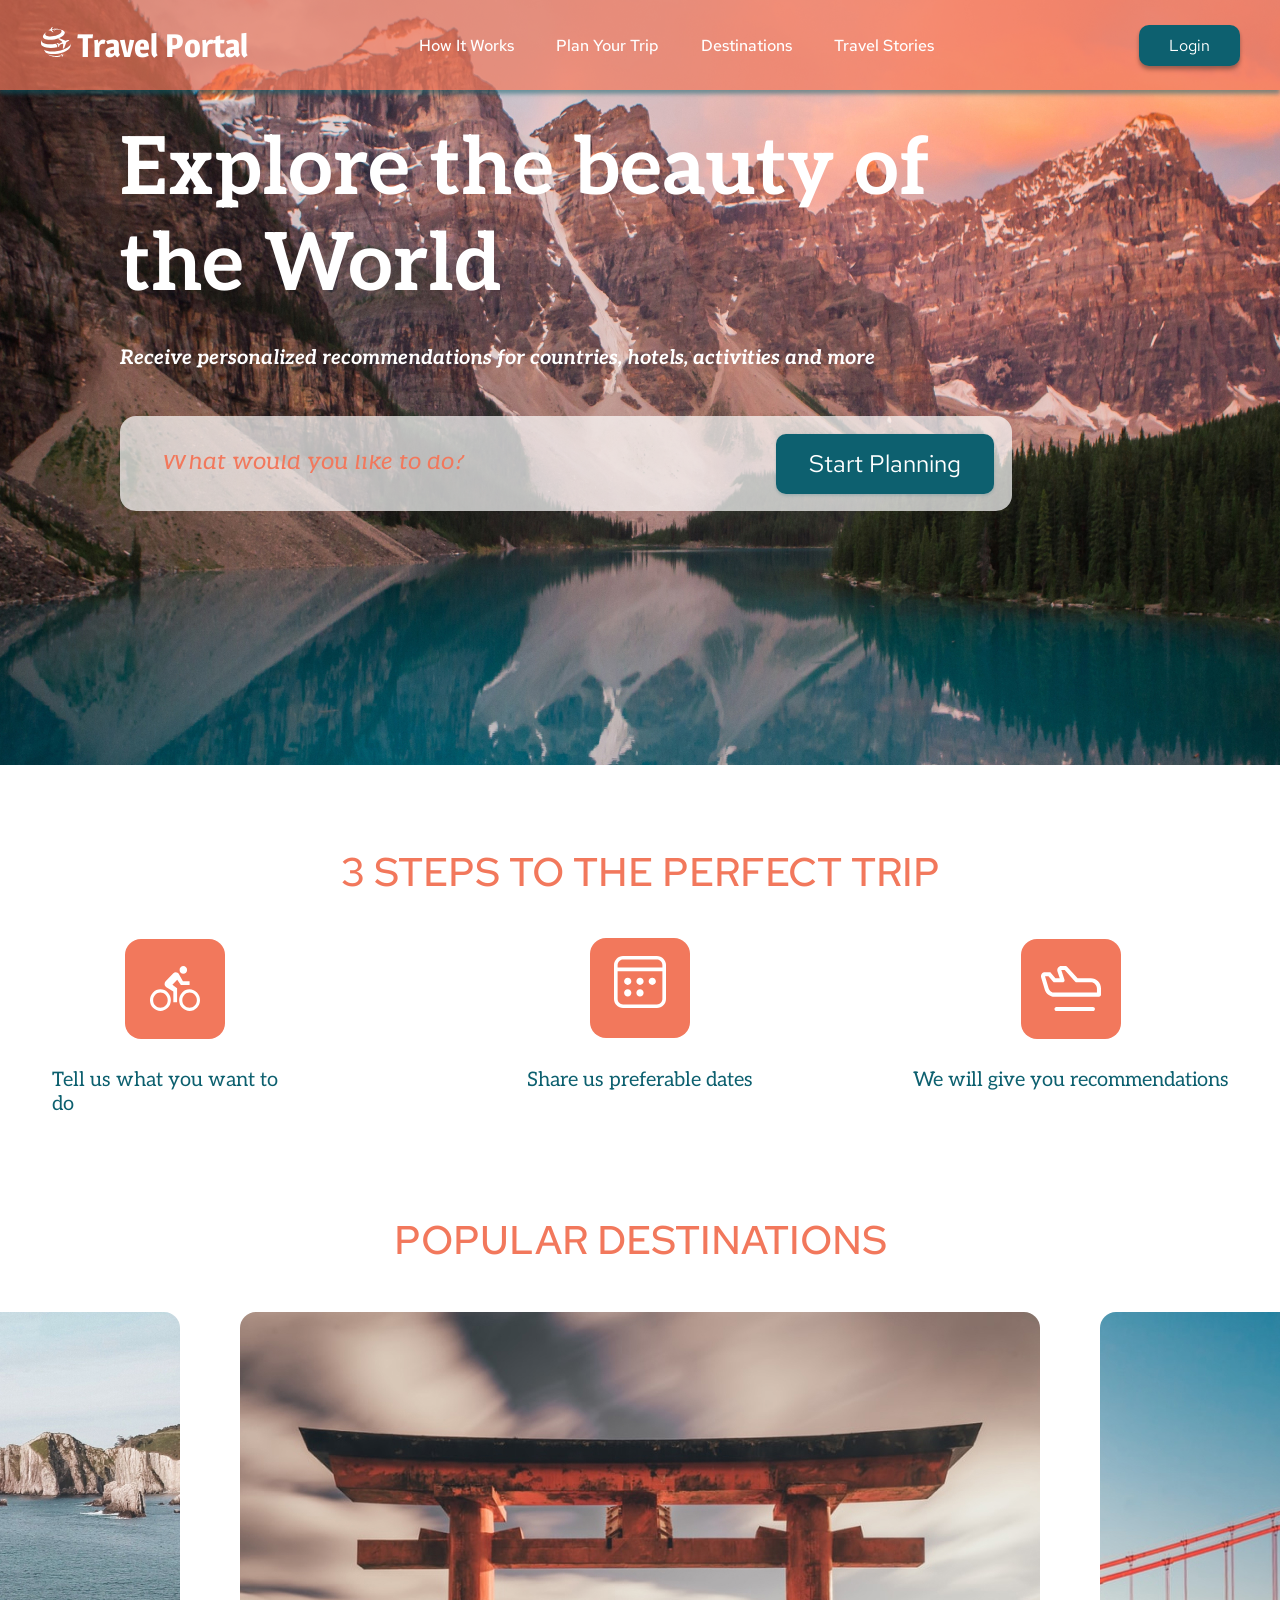
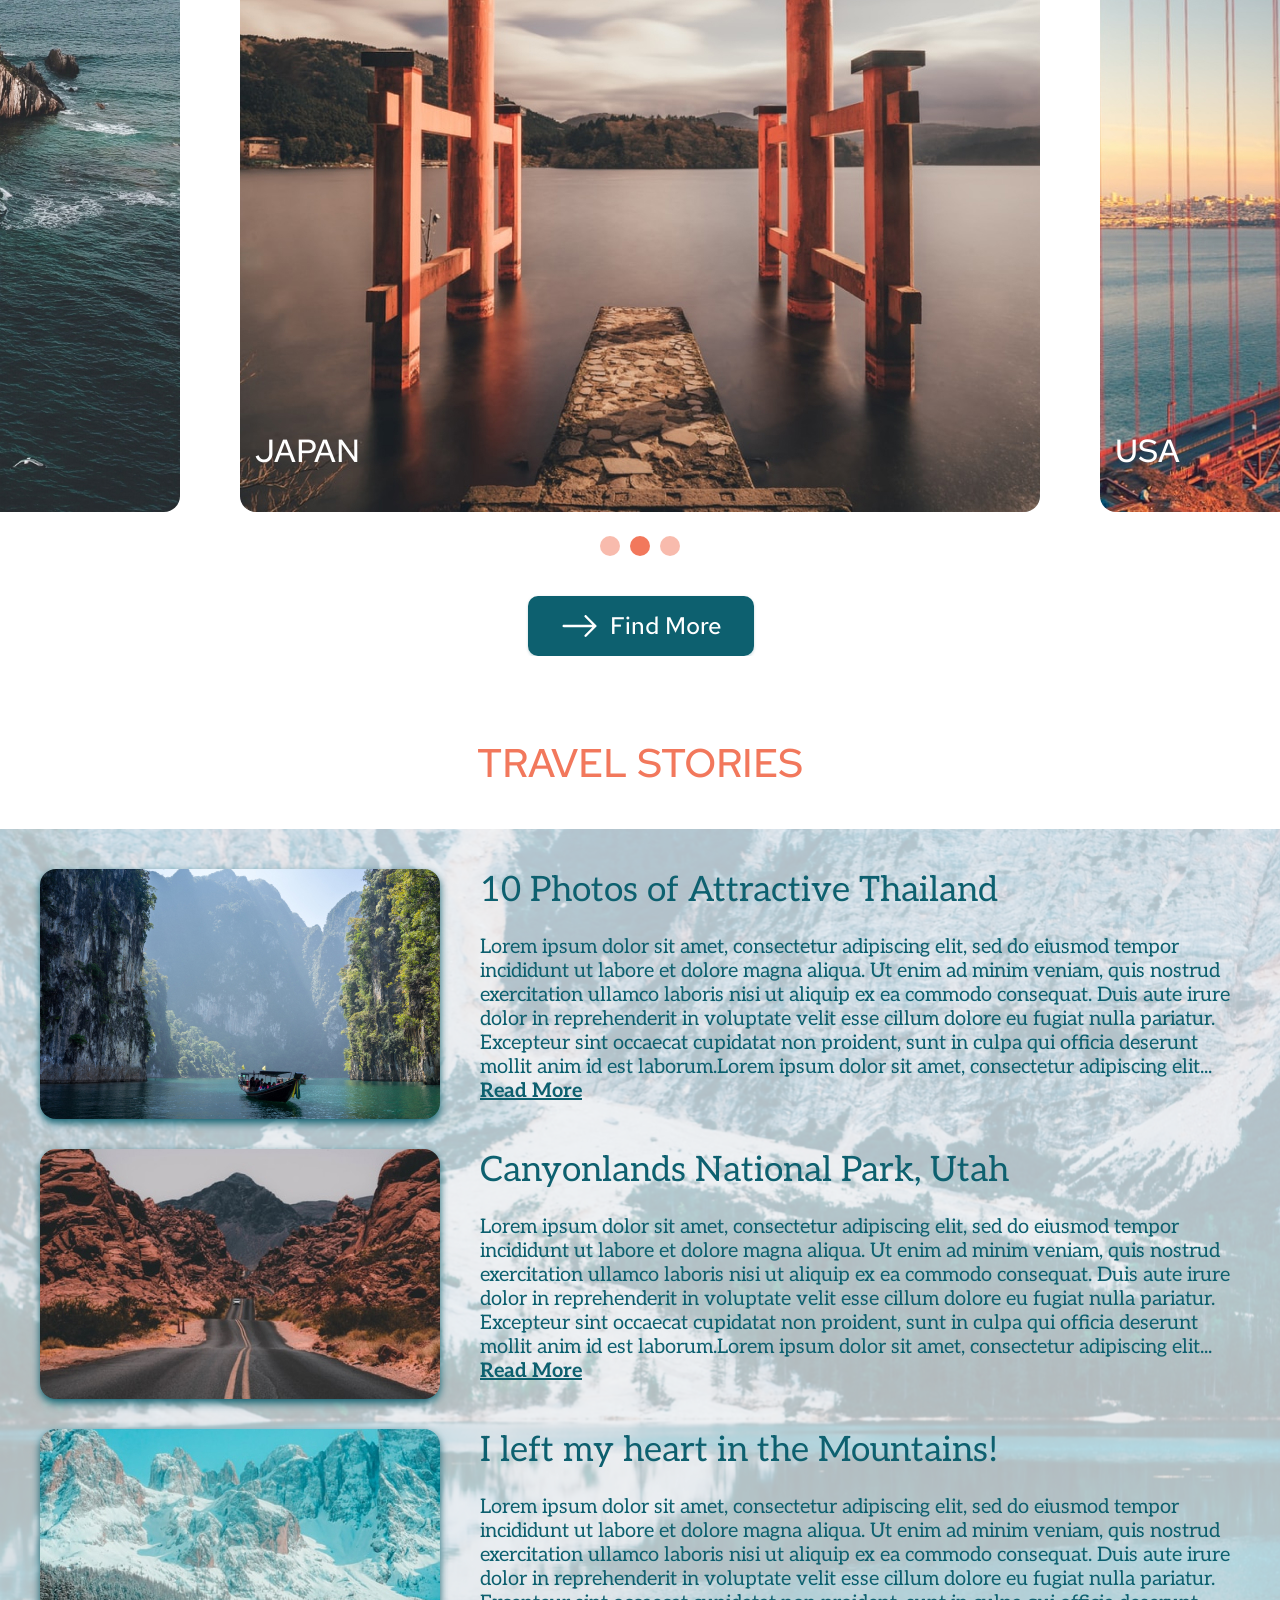
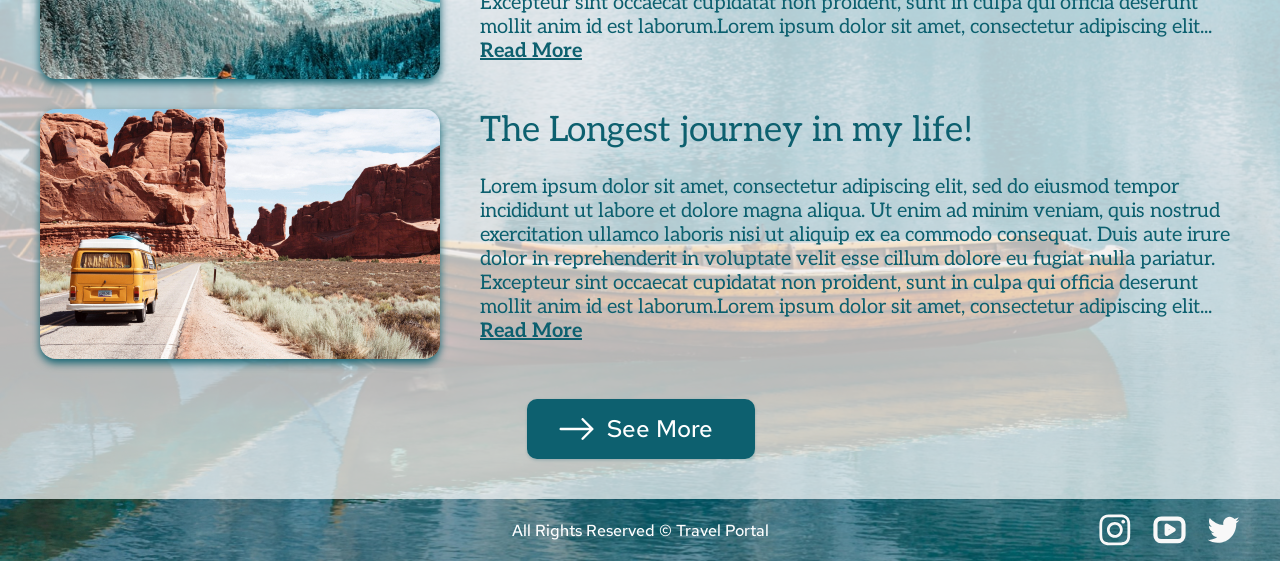
<file: index.html>
<!DOCTYPE html>
<html lang="en">
<head>
  <meta charset="UTF-8">
  <meta http-equiv="X-UA-Compatible" content="IE=edge">
  <meta name="viewport" content="width=device-width, initial-scale=1.0">
  <link rel="preconnect" href="https://fonts.googleapis.com">
  <link rel="preconnect" href="https://fonts.gstatic.com" crossorigin>
  <link href="https://fonts.googleapis.com/css2?family=Aleo:ital,wght@0,400;0,700;1,400;1,700&display=swap" rel="stylesheet"> 
  <link href="https://fonts.googleapis.com/css2?family=Red+Hat+Text:wght@400;500&display=swap" rel="stylesheet">
  <link href="https://fonts.googleapis.com/css2?family=Magra:wght@700&display=swap" rel="stylesheet">
  <link rel="stylesheet" href="style.css">
  <script src="./index.js" defer></script>
  <title>Travel Portal</title>
  <link rel="icon" type="image/x-icon" href="./assets/images/svg/favicon.svg">
</head>
<body>
  <header class="header">
    <div class="wrapper">
      <div class="header__wrapper">
        <a class="header__logo-link" href="/"><img src="./assets/images/svg/favicon.svg" alt="Travel Portal" class="header__logo"><span>Travel Portal</span></a>
        <nav class="header__nav">
          <div><img class='menu-close-button' src="./assets/images/svg/close-icon.svg" alt="Close menu button" width="30" height="30"></div>
          <ul class="header__list">
            <li class="header__item"><a href="#preview" class="header__link">How It Works</a></li>
            <li class="header__item"><a href="#steps" class="header__link">Plan Your Trip</a></li>
            <li class="header__item"><a href="#destinations" class="header__link">Destinations</a></li>
            <li class="header__item"><a href="#stories" class="header__link">Travel Stories</a></li>
            <li class="header__item"><a href="#account" class="header__link anchor-account">Account</a></li>
            <li class="header__item"><a href="#social" class="header__link anchor-social">Social Media</a></li>
          </ul>
        </nav>
        <div class="header-menu">
          <img src="./assets/images/svg/menu-icon.svg" alt="Menu button" class="menu-icon" width="35" height="32">
        </div>
        <button class="header__login-button">Login</button>
        <div class="popup-container">
          <form class="login-form" action="/">
            <h3 class="login-form__header">Log in to your account</h3>
            <button class="login-form__button button-facebook"><img class="sign-in-icon" src="./assets/images/svg/facebook-icon.svg" alt="Facebook icon" width="24" height="24">Sign in with Facebook</button>
            <button class="login-form__button button-google"><img class="sign-in-icon" src="./assets/images/svg/google-icon.svg" alt="Facebook icon" width="24" height="24">Sign in with Google</button>
            <div class="login-form__divider divider-text">or</div>
            <label class="input-label" for="email">E-mail</label>
            <input class="login-form__input" type="email" name="email" id="email">
            <label class="input-label" for="password">Password</label>
            <input class="login-form__input" type="password" name="password" id="password">
            <button class="login-form__button button-sign-in"> Sign in</button>
            <a href="#" class="login-form__link">Forgot Your Password?</a>
            <div class="login-form__divider"></div>
            <div class="login-form__footer">
              Don't have an account? <a href="#" class="login-form__link popup-switch">Register</a>
            </div>
          </form>
          <form class="sign-up-form hidden" action="/">
            <h3 class="sign-up-form__header">Create account</h3>
            <label class="input-label" for="email" >E-mail</label>
            <input class="login-form__input" type="email" name="email" id="new-email">
            <label class="input-label" for="password">Password</label>
            <input class="login-form__input" type="password" name="password" id="new-password">
            <button class="login-form__button button-sign-up"> Sign Up</button>
            <div class="login-form__divider"></div>
            <div class="login-form__footer">
              Already have an account? <a href="#" class="login-form__link popup-switch">Log in</a>
            </div>
          </form>
        </div>
      </div>
    </div>
  </header>
  <main class="main">
    <section class="section section-preview" id="preview">
      <div class="preview-content">
        <h1 class="section-preview__heading">Explore the beauty of  the World</h1>
        <p class="section-preview__text">Receive personalized recommendations for countries, hotels, activities and more</p>
        <form action="/" class="search-form">
          <input class="search-form__search-input" type="search" placeholder="What would you like to do?">
          <button class="search-form__search-button">Start Planning</button>
        </form>
      </div>
    </section>
    <section class="section section-steps" id="steps">
      <div class="steps-content">
        <h2 class="section-heading section-steps__heading">3 STEPS TO THE PERFECT TRIP</h2>
        <div class="steps-cards">
          <figure class="section-steps__card">
            <div class="section-steps__icon">
              <img class="cyclist-icon" src="./assets/images/svg/action-icon.svg" alt="Cyclist icon">
            </div>
            <figcaption class="section-steps__card-caption">Tell us what you want to do</figcaption>
          </figure>
          <figure class="section-steps__card">
            <div class="section-steps__icon">
              <img class="calendar-icon" src="./assets//images/svg/dates-icon.svg" alt="Calendar icon" width="100" height="100">
            </div>
            <figcaption class="section-steps__card-caption">Share us preferable dates </figcaption>
          </figure>
          <figure class="section-steps__card">
            <div class="section-steps__icon" >
              <img class="plane-icon" src="./assets/images/svg/recommendations-icon.svg" alt="Plane icon" width="100" height="100">
            </div>
            <figcaption class="section-steps__card-caption">We will give you recommendations</figcaption>
          </figure>
        </div>
      </div>
    </section>
    <section class="section section-destinations" id="destinations">
      <h2 class="section-heading section-destinations__heading">POPULAR DESTINATIONS</h2>
      <div class="slide-button button-left"></div>
      <div class="slide-button button-right"></div>
      <div class="section-destinations__slider">
        <div class="section-destinations__figure">
          <picture>
            <source srcset="./assets/images/destinations-1-m.jpg" media="(max-width: 390px)">
            <source srcset="./assets/images/destinations-1.jpg" media="(min-width: 391px)">
            <img class="section-destinations__image" src="./assets/images/destinations-1.jpg" alt="Spain landscape">
          </picture>
          <p class="section-destinations__caption">Spain</p>
        </div>
        <div class="section-destinations__figure current-slide">
          <picture >
            <source srcset="./assets/images/destinations-2-m.jpg" media="(max-width: 390px)">
            <source srcset="./assets/images/destinations-2.jpg" media="(min-width: 391px)">
            <img class="section-destinations__image" src="./assets/images/destinations-2.jpg" alt="Japanese landscape">
          </picture>
          <p class="section-destinations__caption">Japan</p>
        </div>
        <div class="section-destinations__figure">
          <picture> 
            <source srcset="./assets/images/destinations-3-m.jpg" media="(max-width: 390px)">
            <source srcset="./assets/images/destinations-3.jpg" media="(min-width: 391px)">
            <img class="section-destinations__image" src="./assets/images/destinations-3.jpg" alt="USA Golden Gate bridge">
          </picture>
          <p class="section-destinations__caption">USA</p>
        </div>
      </div>
      <div class="slider-dots">
        <div class="slider-dots__dot"></div>
        <div class="slider-dots__dot slider-dots__dot-active"></div>
        <div class="slider-dots__dot"></div>
      </div>
      <button class="section__button-forward section-destinations__button">Find More</button>
    </section>
    <section class="section section-stories" id="stories">
      <h2 class="section-heading section-stories__heading">TRAVEL STORIES</h2>
      <div class="stories-cards">
        <div class="stories-bg">
          <div class="wrapper">
            <div class="stories-card">
              <picture>
                <source srcset="./assets/images/stories-1-m.jpg" media="(max-width: 390px)">
                <source srcset="./assets/images/stories-1.jpg" media="(min-width: 391px")>
                <img class="stories-card__image" src="./assets/images/stories-1.jpg" alt="Thailand landscape">
              </picture>
              <div class="stories-card__description">
                <h3 class="stories-card__heading">10 Photos of Attractive Thailand</h3>
                <p class="stories-card__text" lang="zxx">Lorem ipsum dolor sit amet, consectetur adipiscing elit, sed do eiusmod tempor incididunt
                  ut labore et dolore magna aliqua. Ut enim ad minim veniam, quis nostrud exercitation ullamco
                  laboris nisi ut aliquip ex ea commodo consequat. Duis aute irure dolor in reprehenderit in
                  voluptate velit esse cillum dolore eu fugiat nulla pariatur. Excepteur sint occaecat cupidatat
                  non proident, sunt in culpa qui officia deserunt mollit anim id est laborum.Lorem ipsum dolor
                  sit amet, consectetur adipiscing elit...</p>
                <p class="stories-card__text-m">Lorem ipsum dolor sit amet, consectetur adipiscing elit, sed do eiusmod tempor incididunt
                  ut labore et dolore magna aliqua. Ut enim ad minim veniam, quis nostrud exercitation ullamco laboris nisi ut aliquip
                  ex ea commodo consequat. Duis aute irure dolor in reprehenderit in voluptate velit esse cillum dolore eu fugiat nulla.
                  Lorem ipsum dolor sit a...</p>
                <a class="stories-card__link" href="#">Read More</a>
              </div>
            </div>
            <div class="stories-card">
              <picture> 
                <source srcset="./assets/images/stories-2-m.jpg" media="(max-width: 390px)">
                <source srcset="./assets/images/stories-2.jpg" media="(min-width: 391px)">
                <img class="stories-card__image" src="./assets/images/stories-2.jpg" alt="canyon landscape">
              </picture>
              <div class="stories-card__description">
                <h3 class="stories-card__heading">Canyonlands National Park, Utah</h3>
                <p class="stories-card__text" lang="zxx">Lorem ipsum dolor sit amet, consectetur adipiscing elit, sed do eiusmod tempor incididunt
                  ut labore et dolore magna aliqua. Ut enim ad minim veniam, quis nostrud exercitation ullamco
                  laboris nisi ut aliquip ex ea commodo consequat. Duis aute irure dolor in reprehenderit in
                  voluptate velit esse cillum dolore eu fugiat nulla pariatur. Excepteur sint occaecat cupidatat
                  non proident, sunt in culpa qui officia deserunt mollit anim id est laborum.Lorem ipsum dolor
                  sit amet, consectetur adipiscing elit...</p>
                <p class="stories-card__text-m">Lorem ipsum dolor sit amet, consectetur adipiscing elit, sed do eiusmod tempor incididunt
                  ut labore et dolore magna aliqua. Ut enim ad minim veniam, quis nostrud exercitation ullamco laboris nisi ut aliquip
                  ex ea commodo consequat. Duis aute irure dolor in reprehenderit in voluptate velit esse cillum dolore eu fugiat nulla.
                  Lorem ipsum dolor sit a...</p>
                <a class="stories-card__link" href="#">Read More</a>
              </div>
            </div>
            <div class="stories-card">
              <picture> 
                <source srcset="./assets/images/stories-3-m.jpg" media="(max-width: 390px)">
                <source srcset="./assets/images/stories-3.jpg" media="(min-width: 391px)">
                <img class="stories-card__image" src="./assets/images/stories-3.jpg" alt="Mountains landscape">
              </picture>
              <div class="stories-card__description">
                <h3 class="stories-card__heading">I left my heart in the Mountains!</h3>
                <p class="stories-card__text" lang="zxx">Lorem ipsum dolor sit amet, consectetur adipiscing elit, sed do eiusmod tempor incididunt
                  ut labore et dolore magna aliqua. Ut enim ad minim veniam, quis nostrud exercitation ullamco
                  laboris nisi ut aliquip ex ea commodo consequat. Duis aute irure dolor in reprehenderit in
                  voluptate velit esse cillum dolore eu fugiat nulla pariatur. Excepteur sint occaecat cupidatat
                  non proident, sunt in culpa qui officia deserunt mollit anim id est laborum.Lorem ipsum dolor
                  sit amet, consectetur adipiscing elit...</p> 
                <p class="stories-card__text-m">Lorem ipsum dolor sit amet, consectetur adipiscing elit, sed do eiusmod tempor incididunt
                  ut labore et dolore magna aliqua. Ut enim ad minim veniam, quis nostrud exercitation ullamco laboris nisi ut aliquip
                  ex ea commodo consequat. Duis aute irure dolor in reprehenderit in voluptate velit esse cillum dolore eu fugiat nulla.
                  Lorem ipsum dolor sit a...</p>
                <a class="stories-card__link" href="#">Read More</a>
              </div>
            </div>
            <div class="stories-card">
              <picture> 
                <source srcset="./assets/images/stories-4-m.jpg" media="(max-width: 390px)">
                <source srcset="./assets/images/stories-4.jpg" media="(min-width: 391px)">
                <img class="stories-card__image" src="./assets/images/stories-4.jpg" alt="Desert road landscape">
              </picture>
              <div class="stories-card__description">
                <h3 class="stories-card__heading">The Longest journey in my life!</h3>
                <p class="stories-card__text" lang="zxx">Lorem ipsum dolor sit amet, consectetur adipiscing elit, sed do eiusmod tempor incididunt
                  ut labore et dolore magna aliqua. Ut enim ad minim veniam, quis nostrud exercitation ullamco
                  laboris nisi ut aliquip ex ea commodo consequat. Duis aute irure dolor in reprehenderit in
                  voluptate velit esse cillum dolore eu fugiat nulla pariatur. Excepteur sint occaecat cupidatat
                  non proident, sunt in culpa qui officia deserunt mollit anim id est laborum.Lorem ipsum dolor
                  sit amet, consectetur adipiscing elit...</p>
                <p class="stories-card__text-m">Lorem ipsum dolor sit amet, consectetur adipiscing elit, sed do eiusmod tempor incididunt
                  ut labore et dolore magna aliqua. Ut enim ad minim veniam, quis nostrud exercitation ullamco laboris nisi ut aliquip
                  ex ea commodo consequat. Duis aute irure dolor in reprehenderit in voluptate velit esse cillum dolore eu fugiat nulla.
                  Lorem ipsum dolor sit a...</p>
                <a class="stories-card__link" href="#">Read More</a>
              </div>
            </div>
          </div>
          <button class="section__button-forward stories-button">See More</button>
        </div>
      </div>
    </section>
  </main>
  <footer class="footer" id="social">
    <div class="wrapper footer-wrapper">
      <p class="footer__copyright">All Rights Reserved © Travel Portal</p>
      <ul class="social">
        <li class="social__item">
          <a href="https://github.com/VaultDweller13" class="social__link">
            <img src="./assets/images/svg/instagram-icon.svg" alt="Instagram icon" class="social__icon">
          </a>
        </li>
        <li class="social__item">
          <a href="https://www.youtube.com/c/RollingScopesSchool" class="social__link">
            <img src="./assets/images/svg/youtube-icon.svg" alt="Youtube icon" class="footer__icon">
          </a>
        </li>
        <li class="social__item">
          <a href="https://rs.school/js-stage0/" class="social__link">
            <img src="./assets/images/svg/twitter-icon.svg" alt="Twitter icon" class="social__icon">
          </a>
        </li>
      </ul>
    </div>
  </footer>
</body>
</html>
</file>
<file: style.css>
/*! normalize.css v8.0.1 | MIT License | github.com/necolas/normalize.css */

/* Document
   ========================================================================== */

/**
 * 1. Correct the line height in all browsers.
 * 2. Prevent adjustments of font size after orientation changes in iOS.
 */

html {
  line-height: 1.15; /* 1 */
  -webkit-text-size-adjust: 100%; /* 2 */
}

/* Sections
   ========================================================================== */

/**
 * Remove the margin in all browsers.
 */

body {
  margin: 0;
}

/**
 * Render the `main` element consistently in IE.
 */

main {
  display: block;
}

/**
 * Correct the font size and margin on `h1` elements within `section` and
 * `article` contexts in Chrome, Firefox, and Safari.
 */

h1 {
  font-size: 2em;
  margin: 0.67em 0;
}

/* Grouping content
   ========================================================================== */

/**
 * 1. Add the correct box sizing in Firefox.
 * 2. Show the overflow in Edge and IE.
 */

hr {
  box-sizing: content-box; /* 1 */
  height: 0; /* 1 */
  overflow: visible; /* 2 */
}

/**
 * 1. Correct the inheritance and scaling of font size in all browsers.
 * 2. Correct the odd `em` font sizing in all browsers.
 */

pre {
  font-family: monospace, monospace; /* 1 */
  font-size: 1em; /* 2 */
}

/* Text-level semantics
   ========================================================================== */

/**
 * Remove the gray background on active links in IE 10.
 */

a {
  background-color: transparent;
}

/**
 * 1. Remove the bottom border in Chrome 57-
 * 2. Add the correct text decoration in Chrome, Edge, IE, Opera, and Safari.
 */

abbr[title] {
  border-bottom: none; /* 1 */
  text-decoration: underline; /* 2 */
  text-decoration: underline dotted; /* 2 */
}

/**
 * Add the correct font weight in Chrome, Edge, and Safari.
 */

b,
strong {
  font-weight: bolder;
}

/**
 * 1. Correct the inheritance and scaling of font size in all browsers.
 * 2. Correct the odd `em` font sizing in all browsers.
 */

code,
kbd,
samp {
  font-family: monospace, monospace; /* 1 */
  font-size: 1em; /* 2 */
}

/**
 * Add the correct font size in all browsers.
 */

small {
  font-size: 80%;
}

/**
 * Prevent `sub` and `sup` elements from affecting the line height in
 * all browsers.
 */

sub,
sup {
  font-size: 75%;
  line-height: 0;
  position: relative;
  vertical-align: baseline;
}

sub {
  bottom: -0.25em;
}

sup {
  top: -0.5em;
}

/* Embedded content
   ========================================================================== */

/**
 * Remove the border on images inside links in IE 10.
 */

img {
  border-style: none;
}

/* Forms
   ========================================================================== */

/**
 * 1. Change the font styles in all browsers.
 * 2. Remove the margin in Firefox and Safari.
 */

button,
input,
optgroup,
select,
textarea {
  font-family: inherit; /* 1 */
  font-size: 100%; /* 1 */
  line-height: 1.15; /* 1 */
  margin: 0; /* 2 */
}

/**
 * Show the overflow in IE.
 * 1. Show the overflow in Edge.
 */

button,
input { /* 1 */
  overflow: visible;
}

/**
 * Remove the inheritance of text transform in Edge, Firefox, and IE.
 * 1. Remove the inheritance of text transform in Firefox.
 */

button,
select { /* 1 */
  text-transform: none;
}

/**
 * Correct the inability to style clickable types in iOS and Safari.
 */

button,
[type="button"],
[type="reset"],
[type="submit"] {
  -webkit-appearance: button;
}

/**
 * Remove the inner border and padding in Firefox.
 */

button::-moz-focus-inner,
[type="button"]::-moz-focus-inner,
[type="reset"]::-moz-focus-inner,
[type="submit"]::-moz-focus-inner {
  border-style: none;
  padding: 0;
}

/**
 * Restore the focus styles unset by the previous rule.
 */

button:-moz-focusring,
[type="button"]:-moz-focusring,
[type="reset"]:-moz-focusring,
[type="submit"]:-moz-focusring {
  outline: 1px dotted ButtonText;
}

/**
 * Correct the padding in Firefox.
 */

fieldset {
  padding: 0.35em 0.75em 0.625em;
}

/**
 * 1. Correct the text wrapping in Edge and IE.
 * 2. Correct the color inheritance from `fieldset` elements in IE.
 * 3. Remove the padding so developers are not caught out when they zero out
 *    `fieldset` elements in all browsers.
 */

legend {
  box-sizing: border-box; /* 1 */
  color: inherit; /* 2 */
  display: table; /* 1 */
  max-width: 100%; /* 1 */
  padding: 0; /* 3 */
  white-space: normal; /* 1 */
}

/**
 * Add the correct vertical alignment in Chrome, Firefox, and Opera.
 */

progress {
  vertical-align: baseline;
}

/**
 * Remove the default vertical scrollbar in IE 10+.
 */

textarea {
  overflow: auto;
}

/**
 * 1. Add the correct box sizing in IE 10.
 * 2. Remove the padding in IE 10.
 */

[type="checkbox"],
[type="radio"] {
  box-sizing: border-box; /* 1 */
  padding: 0; /* 2 */
}

/**
 * Correct the cursor style of increment and decrement buttons in Chrome.
 */

[type="number"]::-webkit-inner-spin-button,
[type="number"]::-webkit-outer-spin-button {
  height: auto;
}

/**
 * 1. Correct the odd appearance in Chrome and Safari.
 * 2. Correct the outline style in Safari.
 */

[type="search"] {
  -webkit-appearance: textfield; /* 1 */
  outline-offset: -2px; /* 2 */
}

/**
 * Remove the inner padding in Chrome and Safari on macOS.
 */

[type="search"]::-webkit-search-decoration {
  -webkit-appearance: none;
}

/**
 * 1. Correct the inability to style clickable types in iOS and Safari.
 * 2. Change font properties to `inherit` in Safari.
 */

::-webkit-file-upload-button {
  -webkit-appearance: button; /* 1 */
  font: inherit; /* 2 */
}

/* Interactive
   ========================================================================== */

/*
 * Add the correct display in Edge, IE 10+, and Firefox.
 */

details {
  display: block;
}

/*
 * Add the correct display in all browsers.
 */

summary {
  display: list-item;
}

/* Misc
   ========================================================================== */

/**
 * Add the correct display in IE 10+.
 */

template {
  display: none;
}

/**
 * Add the correct display in IE 10.
 */

[hidden] {
  display: none;
}

/* Stylesheet start*/

html {
  scroll-behavior: smooth;
  overflow-x: hidden;
}

.html-popup-open {
  overflow: hidden;
}

figure {
  margin: 0;
}

/* Mobile */
body {
  font-family: 'Red Hat Text';
  font-style: normal;
  font-weight: 500;
  font-size: 16px;
  color: #ffffff;
  overflow-x: hidden;
}

.body-popup-open {
  overflow: hidden;
}

.wrapper {
  max-width: 360px;
  margin: 0 auto;
}

button:hover,
button:focus,
button:focus  {
  cursor: pointer;
  background-color: #094f5c;
  transition: 0.3s;
}

/* Header */

.header {
  position: relative;
  margin-bottom: -79px;
  padding: 43px 0 0;

  background: linear-gradient(180deg, #0D606F 0%, rgba(13, 96, 111, 0) 63px);
  background-blend-mode: color;
}

.header__wrapper {
  display: flex;
  justify-content: space-between;
}

.header__logo {
  margin: 2px 0 0 1px;
}

.header__logo-link span {
  display: none;
}

.header__nav {
  position: absolute;
  top: 0;
  right: 0;
  z-index: 2;

  background: #F2785C;
  box-shadow: 0px 4px 3px rgba(13, 96, 111, 0.25);
  border-radius: 10px;

  transition: all 0.3s ease-out;
  transform: translateX(100%);
  padding: 44px 15px 30px 44px;
}

.header__nav-open {
  transition: all 0.3s ease-out;
  transform: translateX(0);
}

.menu-close-button {
  position: absolute;
  top: 8px;
  left: 8px;

  cursor: pointer;
}

.header__list {
  padding: 0;
  margin: 0;

  font-family: 'Red Hat Text';
  font-style: normal;
  font-weight: 500;
  font-size: 16px;
  line-height: 21px;

  text-align: right;
  color: #FFFFFF;
  list-style: none;
}

.header__item {
  margin-bottom: 10px;
}

.header__item:last-child {
  margin-bottom: 0;
}

.header__login-button {
  display: none;
}

.header__link,
.header__link:visited {
  text-decoration: none;
  color: #FFFFFF;
}

.header-menu {
  transform: translate(-5px);
}

.header-menu:hover,
.header-menu:active,
.header-menu:focus {
  cursor: pointer;
}

.popup-container {
  position: fixed;
  top: 0;
  bottom: 0;
  left: 0;
  right: 0;
  z-index: 2;

  height: 100vh;

  background-color: rgba(0, 0, 0, 0.2);
  transform: translate(-150%);
}

.popup-container-active {
  transform: translateY(0);
}

.login-form, 
.sign-up-form {
  position: absolute;
  left: 50%;
  z-index: 3;
  width: 90%;
  max-width: 650px;
  box-sizing: border-box;

  display: flex;
  flex-direction: column;

  transform: translate(-50%, -150%);
  transition: 0.5s;

  text-align: center;
  font-family: 'Aleo';
  font-style: normal;
  color: #0D606F;

  background: linear-gradient(177.09deg, #FFFFFF 6.15%, #0D606F 202.69%);
  box-shadow: 0px 4px 4px rgba(0, 0, 0, 0.25);
  border-radius: 16px;
}

.login-form {
  top: 54%;
  padding: 25px 0 23px;

  transition: 0.5s;
}

.login-form-active {
  display: flex;
  
  transform: translate(-50%, -50%);
  transition: 0.5s;
}

.login-form-hidden {
  display: none;
}

.login-form__header {
  margin: 0 0 30px;
  font-weight: 700;
  font-size: 32px;
  line-height: 38px;
}

.input-label {
  width: 90%;
  max-width: 560px;
  margin: 0 auto 5px;

  font-weight: 400;
  font-size: 16px;
  line-height: 19px;
  text-align: left;
}

.login-form__input {
  width: 90%;
  max-width: 560px;
  flex: 1 0 54px;
  padding: 0 0 0 5px;
  margin: 0 auto;
  border: 0;

  background: #FFFFFF;
  box-shadow: inset 0px 0px 3px rgba(13, 96, 111, 0.08), inset 0px 2px 3px rgba(13, 96, 111, 0.16);
  border-radius: 10px;
}

.login-form__input + .input-label {
  margin-top: 20px;
}

.login-form input:last-of-type {
  margin-bottom: 25px;
}

.login-form__input:active,
.login-form__input:focus {
  outline: 2px solid #0D606F;
  border: none;
}

.login-form__button {
  width: 90%;
  max-width: 560px;
  flex: 1 0 56px;
  margin: 0 auto;

  font-family: 'Red Hat Text';
  font-style: normal;
  font-weight: 400;
  font-size: 20px;
  line-height: 26px;

  border: none;
  border-radius: 10px;
  box-shadow: 0px 0px 3px rgba(13, 96, 111, 0.08), 0px 2px 3px rgba(13, 96, 111, 0.16);
}

.login-form__button + .login-form__button {
  margin-top: 20px;
}

.button-facebook,
.button-sign-in {
  color: #FFFFFF;
}

.button-facebook {
  background: #1877F2;
}

.button-facebook:hover,
.button-facebook:focus {
  background: #1363cc;
}

.button-google {
  margin-bottom: 30px;

  color: #0D606F;
  background-color: #FFFFFF;
}

.button-google:hover,
.button-google:focus {
  background-color: #dddbdb;

}

.button-sign-in {
  margin-bottom: 10px;

  background: #0D606F;
}

.sign-in-icon {
  vertical-align: top;
  margin-right: 15px;
}

.login-form__divider {
  width: 90%;
  max-width: 560px;
  display: flex;
  align-items: center;
  margin: 26px auto 20px;

  font-weight: 700;
  font-size: 20px;
  line-height: 24px;

  color: rgba(13, 96, 111, 0.5);
}

.login-form__divider:before,
.login-form__divider:after {
  content: "";
  height: 1px;
  flex: 1 1 auto;

  background-color: rgba(13, 96, 111, 0.5);
}

.divider-text {
  margin: 0 auto 10px;
}

.divider-text:before {
  margin-right: 9px;
}

.divider-text:after {
  margin-left: 9px;
}

.login-form__footer {
  font-weight: 700;
  font-size: 15px;
  line-height: 18px;

  color: rgba(13, 96, 111, 0.5);
  text-shadow: 0px 2px 3px rgba(255, 255, 255, 0.16);
}

.login-form__link {
  font-weight: 700;
  font-size: 15px;
  line-height: 18px;

  color: #0D606F;
  text-shadow: 0px 2px 3px rgba(255, 255, 255, 0.16);
}

.sign-up-form {
  top: 50%;
  padding: 23px 0;
}

.sign-up-form__header {
  width: 90%;
  max-width: 560px;
  margin: 0 auto 19px;
  text-align: left;
  font-weight: 700;
  font-size: 32px;
  line-height: 38px;
}

.sign-up-form .input-label {
  margin-bottom: 19px;
}

.sign-up-form input:last-of-type {
  margin-bottom: 19px;
}

.button-sign-up {
  margin-bottom: 15px;

  background: #0D606F;
  color: #FFFFFF;
}

.sign-up-form .login-form__divider {
  margin-top: 0;
}

.sign-up-form .login-form__footer {
  width: 90%;
  max-width: 560px;
  margin: 0 auto;

  text-align: left;
}

.hidden {
  display: none;
}

/* Main */

.section-heading {
  margin-top: 0;
  margin-bottom: 20px;

  text-align: center;
  font-weight: 500;
  font-size: 14px;
  line-height: 19px;
  color: #F2785C;
}

.section__button-forward {
  display: flex;
  justify-content: center;
  align-items: center;
  gap: 6px;
  padding: 7.5px 12px;
  margin: 0 auto;
  max-width: 92px;
  transform: translate(1px);

  background: #0D606F;
  box-shadow: 0px 0px 3px rgba(13, 96, 111, 0.08), 0px 2px 3px rgba(13, 96, 111, 0.16);
  border: none;
  border-radius: 10px;

  font-family: 'Red Hat Text';
  font-style: normal;
  font-weight: 500;
  font-size: 11px;
  line-height: 15px;
  color: #FFFFFF;
}

.section__button-forward::before {
  content: "";
  width: 10px;
  height: 10px;
  background: url(./assets/images/svg/arrow-right-icon.svg) no-repeat;
  background-size: contain;
}

/* Section Preview */

.section-preview {
  margin-bottom: 20px;
  background: url(./assets/images/bg-top-m.jpg) no-repeat;
}

.preview-content {
  max-width: 360px;
  margin: 0 auto;
  padding: 142px 0 61px;
}

.section-preview__heading {
  display: none;
}

.section-preview__text {
  display: none;
}

.search-form {
  padding: 9px 9px 8px 16px;
  background: rgba(255, 255, 255, 0.7);
  border-radius: 16px;
}

.search-form__search-input {
  width: 226px;
  flex: 1 0 auto;
  padding: 0;
  margin-right: 13px;
  background-color: transparent;
  border: none;
}

.search-form__search-input::placeholder {
  font-family: 'Aleo';
  font-style: italic;
  font-weight: 400;
  font-size: 14px;
  line-height: 17px;

  color: #F2785C;
  opacity: 1;
}

.search-form__search-button {
  max-width: 92px;
  margin: 0;
  padding: 8px 9px;
  background: #0D606F;
  box-shadow: 0px 0px 3px rgba(13, 96, 111, 0.08), 0px 2px 3px rgba(13, 96, 111, 0.16);
  border: none;
  border-radius: 10px;

  font-size: 11px;
  line-height: 15px;

  color: #FFFFFF;
}

/* Section Steps */

.section-steps {
  margin-bottom: 20px;
}

.steps-content {
  max-width: 360px;
  margin: 0 auto;
}

.steps-cards {
  display: grid;
  grid-template-columns: 1fr 1fr 1fr;

  justify-content: center;
  text-align: left;
}

.section-steps__card {
  display: flex;
  flex-direction: column;
  gap: 20px;
}

.section-steps__card:first-child div{
  margin: 1px 0 -1px;
}

.section-steps__card:nth-child(2) div {
  align-self: center;
}

.section-steps__card:last-child div {
  align-self: flex-end;
  margin: 1px 0 -1px;
}

.section-steps__card:first-child figcaption {
  max-width: 94px;
}

.section-steps__card:nth-child(2) figcaption {
  margin-left: 5px;
}

.section-steps__card:last-child figcaption{
  text-align: right;
}

.section-steps__icon {
  width: 70px;
  height: 70px;

  background-color: #F2785C;
  border-radius: 16px;
}

.section-steps__icon img {
  display: block;
  margin: 0 auto;
}

.cyclist-icon {
  width: 35px;
  height: 31px;

  padding-top: 19px;
}

.calendar-icon {
  width: 35px;
  height: 35px;

  padding-top: 18px;
}

.plane-icon {
  width: 40px;
  height: 30px;

  padding-top: 20px;
}

.section-steps__card-caption {
  font-family: 'Aleo';
  font-style: normal;
  font-weight: 400;
  font-size: 10px;
  line-height: 12px;
  color: #0D606F;
}

/* Section Destinations */

.section-destinations {
  position: relative;
  margin-bottom: 20px;
  overflow: hidden;
}

.section-destinations__slider {
  max-width: 360px;
  margin: 0 auto 10px;
  display: flex;
  gap: 15px;
  /* overflow: hidden; */

  transition: transform 1s ease-in-out;
}

.section-destinations__figure {
  position: relative;
  cursor: pointer;
}

.section-destinations__figure.current-slide {
  cursor: default;
}

.slide-non-active {
  cursor: default;
}

.slide-button {
  width: 30px;
  height: 30px;
  position: absolute;
  top: 130px;
  z-index: 1;
}

.button-left {
  left: 20px;
  /* background: url(./assets/images/svg/arrow-left.svg); */
}

.button-right {
  right: 20px;
  /* background: url(./assets/images/svg/arrow-right-bold.svg); */
}

.section-destinations__image {
  display: block;
  border-radius: 16px;
}

.section-destinations__caption {
  position: absolute;
  left: 15px;
  top: 8px;
  margin: 0;

  font-size: 20px;
  line-height: 26px;
  text-transform: uppercase;
}

.slider-dots {
  position: absolute;
  bottom: 52px;
  left: 177px;
  display: flex;
  flex-wrap: wrap;
  justify-content: center;
  gap: 6px;
}

.slider-dots__dot {
  width: 8px;
  height: 8px;
  background-color: rgba(242, 120, 92, 0.5);
  border-radius: 50%; 

  cursor: pointer;
}

.slider-dots__dot-active {
  background-color: #f2785c;
}

.section-destinations__button {
  transform: translate(-0.1px);
}

/* Section stories */

.section-stories__heading {
  margin-bottom: 10px;
}
.stories-cards {
  padding-bottom: 65px;

  background: url(./assets/images/bg-bottom-m.jpg) no-repeat;
  background-size: cover;

  font-family: 'Aleo';
  font-style: normal;
  font-weight: 400;
  font-size: 9px;
  line-height: 11px;

  color: #0D606F;
}

.stories-bg {
  padding: 10px 0 13px;
  background: rgba(255, 255, 255, 0.7);
}

.stories-card {
  display: flex;
  gap: 10px;

  margin-bottom: 15px;
}

.stories-card:last-child {
  margin-bottom: 10px;
}

.stories-card__image {
  display: block;
  align-self: center;

  filter: drop-shadow(0px 4px 4px #0D606F);
  border-radius: 16px;
}

.stories-card__heading {
  margin: 5px 0 10px;

  font-family: 'Aleo';
  font-style: normal;
  font-weight: 700;
  font-size: 11px;
  line-height: 13px;
}

.stories-card__text {
  display: none;
}

.stories-card__text-m {
  margin: 0;
}

.stories-card__link {
  font-weight: 700;
  color: inherit;
}

.stories-card__link:hover,
.stories-card__link:focus,
.stories-card__link:active {
  text-decoration: none;
}

.stories-button {
  padding: 7.5px 13.5px;
  transform: translate(0.2px);
} 

/* Footer */
.footer {
  padding: 15px 0 16px;
  margin-top: -65px;
}

.footer__copyright {
  display: none;
}

.social {
  max-width: 360px;
  display: flex;
  justify-content: center;
  gap: 20px;
  padding: 0;
  margin: 0 11px 0 19px;
}

.social__item {
  list-style: none;
  width: 34px;
  height: 34px;
}

.social__item:hover,
.social__item:focus,
.social__item:active  {
    transform: scale(1.05);
    transition: 0.3s;
  }

/* Media queries */

/* 1440px */

@media screen and (min-width: 391px) {

  body {
    position: relative;
    max-width: 1440px;
    margin: 0 auto;
  }

  .wrapper {
    max-width: 1200px;
    padding: 0 10px;
  }

  /* Header */

  .header {
    margin-bottom: -90px;
    padding: 25px 0 24px;
    background: rgba(242, 120, 92, 0.7);
    box-shadow: 0px 4px 4px rgba(13, 96, 111, 0.5);
  }

  .header__wrapper {
    display: flex;
    flex-wrap: wrap;
    justify-content: space-between;
  }

  .header__logo {
    margin-right: 6px;
  }

  .header__logo-link span {
    display: inline;
  }

  .header__logo-link {
    height: 32px;
    
    font-family: 'Magra';
    font-style: normal;
    font-weight: 600;
    font-size: 32px;
    line-height: 39px;

    color: #FFFFFF;
    text-decoration: none;
  }

  .header__nav {
    position: initial;
    transform: translateX(0);
    padding: 0;
    background: none;
    box-shadow: none;
    border-radius: 0;
  }

  .header__list {
    display: flex;
    flex-wrap: wrap;
    gap: 42px;
    margin: 0 0 0 50px;
    padding: 10px 0;
  }

  .header__item {
    line-height: 21px;
    margin: 0;
  }

  .anchor-account, 
  .anchor-social {
    display: none;
  }

  .header__link,
  .header__link:visited {
    text-decoration: none;
    color: inherit;
  }

  .header__link:hover, 
  .header__link:focus, 
  .header__link:active {
    opacity: 0.75;
  }

  .header__login-button {
    display: block;
    padding: 10px 30px;
    border: none;
    border-radius: 10px;
    box-shadow: 0px 4px 4px rgba(0, 0, 0, 0.25), 0px 2px 3px rgba(13, 96, 111, 0.16);
    background-color: #0D606F;

    line-height: 21px;
    color: #ffffff;
  }

  .header-menu {
    display: none;
  }

  .menu-close-button {
    display: none;
  }

  .header__login-button:active {
    transform: translateY(-3px);
    transition: 0.3s ease-out;
  }

  /* Main */

  .section-heading {
    padding: 0 10px;

    font-size: 40px;
    line-height: 53px;
  }

  .section__button-forward {
    flex-wrap: wrap;
    gap: 10px;
    padding: 10px 32px;
    max-width: initial;
    transform: translate(1px);

    font-size: 24px;
    line-height: 32px;
  }

  .section__button-forward::before {
    width: 40px;
    height: 40px;
  }

  /* Section Preview */

  .section-preview {
    background: url(./assets/images/bg-top.jpg) no-repeat;
    padding-top: 122px;
    padding-bottom: 221px;
    margin-bottom: 80px;
  }

  .preview-content {
    max-width: 892px;
    margin-left: 110px;
    padding: 0 10px 33px;
  }

  .section-preview__heading {
    display: block;
    margin: 0 0 32px 0;

    font-family: 'Aleo';
    font-style: normal;
    font-weight: 700;
    font-size: 80px;
    line-height: 96px;
  }

  .section-preview__text {
    display: block;
    margin-bottom: 46px;

    font-family: 'Aleo';
    font-style: italic;
    font-weight: 700;
    font-size: 20px;
    line-height: 24px;
  }

  .search-form {
    padding: 18px 18px 17px 0;
    display: flex;
    flex-wrap: wrap;
    justify-content: space-between;
    align-items: center;
  }

  .search-form__search-input {
    max-width: 560px;
    margin-left: 41px;
  }

  .search-form__search-input::placeholder {
    font-size: 24px;
    line-height: 29px;
  }

  .search-form__search-button {
    max-width: 228px;
    padding: 14px 33.2px;
   
    font-size: 24px;
    line-height: 32px;
  }

  /* Section Steps */

  .section-steps {
    margin-bottom: 97px;
  }

  .steps-content {
    max-width: 1177px;
  }

  .section-steps__heading {
    margin-bottom: 40px;
  }

  .steps-cards {
    grid-template-columns: 1fr 1fr 1fr;
    justify-content: space-between;
  }

  .section-steps__card {
    gap: 30px;
  }

  .section-steps__card:first-child {
    max-width: 247px;
  }

  .section-steps__card:last-child {
    justify-self: right;
    max-width: 317px;
  }

  .section-steps__card:last-child div {
    align-self: center;
  }

  .section-steps__card-caption {
    font-size: 20px;
    line-height: 24px;
  }

  .section-steps__card:first-child figcaption {
    max-width: initial;
  }

  .section-steps__card:nth-child(2) figcaption {
    margin-left: 1px;
    text-align: center;
  }
   
  .section-steps__icon {
    width: 100px;
    height: 100px;
    display: block;
    align-self: center;
  }

  .cyclist-icon {
    width: 50px;
    height: 45px;
    padding-top: 27px;
    padding-right: 1px;
  }
  
  .calendar-icon {
    width: 52px;
    height: 52px;
    padding: 18px;
  }
  
  .plane-icon {
    width: 60px;
    height: 45px;
    padding-top: 27px;
  }

  /* Section Destinations*/

  .section-destinations {
    margin-bottom: 80px;
  }

  .section-destinations__heading {
    margin-bottom: 46px;
  }

  .section-destinations__slider {
    max-width: 4000px;
    width: 100%;
    margin-bottom: 24px;
    justify-content: center;
    gap: 60px;

    overflow: initial;
  }

  .slide-button {
    display: none;
  }

  .section-destinations__figure {
    margin: 0;
  }

  .section-destinations__figure:before,
  .section-destinations__figure:after {
    display: none;
  }

  .slide-non-active img {
    opacity: 0.7;
  }

  .section-destinations__caption {
    top: auto;
    bottom: 40px;

    font-size: 32px;
    line-height: 42px;
  }

  .slider-dots {
    position: static;
    gap: 10px;
    margin-bottom: 40px;
  }

  .slider-dots__dot {
    width: 20px;
    height: 20px;
  }

  .slider-dots__dot-active {
    order: 0;
  }

  /* Section Stories */

  .section-stories__heading {
    margin-bottom: 40px;
  }

  .stories-cards {
    padding-bottom: 62px;
    background: url(./assets/images/bg-bottom.jpg) no-repeat;
    background-blend-mode: color;
    background-size: cover;
  }

  .stories-bg {
    padding: 40px 0;
  }

  .stories-card {
    gap: 40px;
    margin-bottom: 30px;
  }

  .stories-card:last-child {
    margin-bottom: 40px;
  }

  .stories-card__heading {
    margin: 0 0 24px 0;

    font-weight: 400;
    font-size: 35px;
    line-height: 42px;
  }

  .stories-card__description {
    max-width: 760px;
    font-family: 'Aleo';
    font-style: normal;
    font-weight: 400;
    font-size: 20px;
    line-height: 24px;
    color: #0D606F;
  }

  .stories-card__text {
    display: block;
    margin: 0;
  }

  .stories-card__text-m {
    display: none;
  }

  .stories-button {
    padding: 10px 42px 10px 30px;
  }

  /* Footer */

  .footer {
    margin-top: -62px;
    padding: 14px 0;

    line-height: 21px;
  }

  .footer-wrapper{
    display: flex;
    flex-wrap: wrap;
    justify-content: flex-end;
    align-items: center;
  }

  .footer__copyright {
    display: block;
    margin: 0 auto;
    padding-left: 142px;
  }

  .social {
    flex-wrap: wrap;
    margin: 0;
  }
}

@media screen and (min-width: 391px) and (max-width: 768px){
  .stories-card {
    flex-wrap: wrap;
  }
}
</file>
